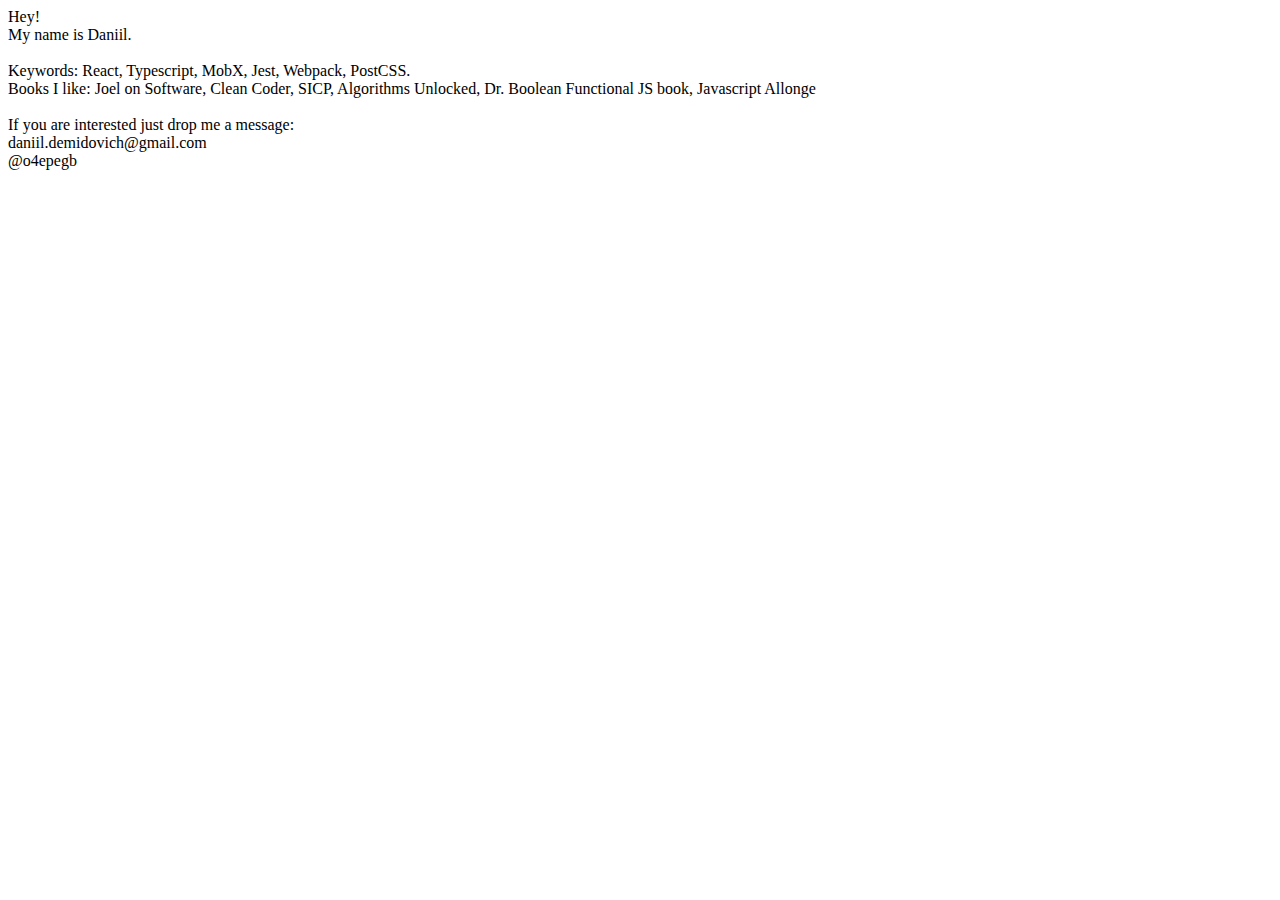
<file: index.html>
<!DOCTYPE html>
<html lang="en">
<head>
	<meta charset="UTF-8">
	<meta name="viewport" content="width=device-width, initial-scale=1.0">
	<meta http-equiv="X-UA-Compatible" content="ie=edge">
	<title>Hey</title>
</head>
<body>
	Hey! <br>
	My name is Daniil. <br>
    <br>
	Keywords: React, Typescript, MobX, Jest, Webpack, PostCSS. <br>
	Books I like: Joel on Software, Clean Coder, SICP, Algorithms Unlocked, Dr. Boolean Functional JS book, Javascript Allonge <br>
    <br>
	If you are interested just drop me a message:<br>
	daniil.demidovich@gmail.com<br>
	@o4epegb
</body>
</html>
</file>
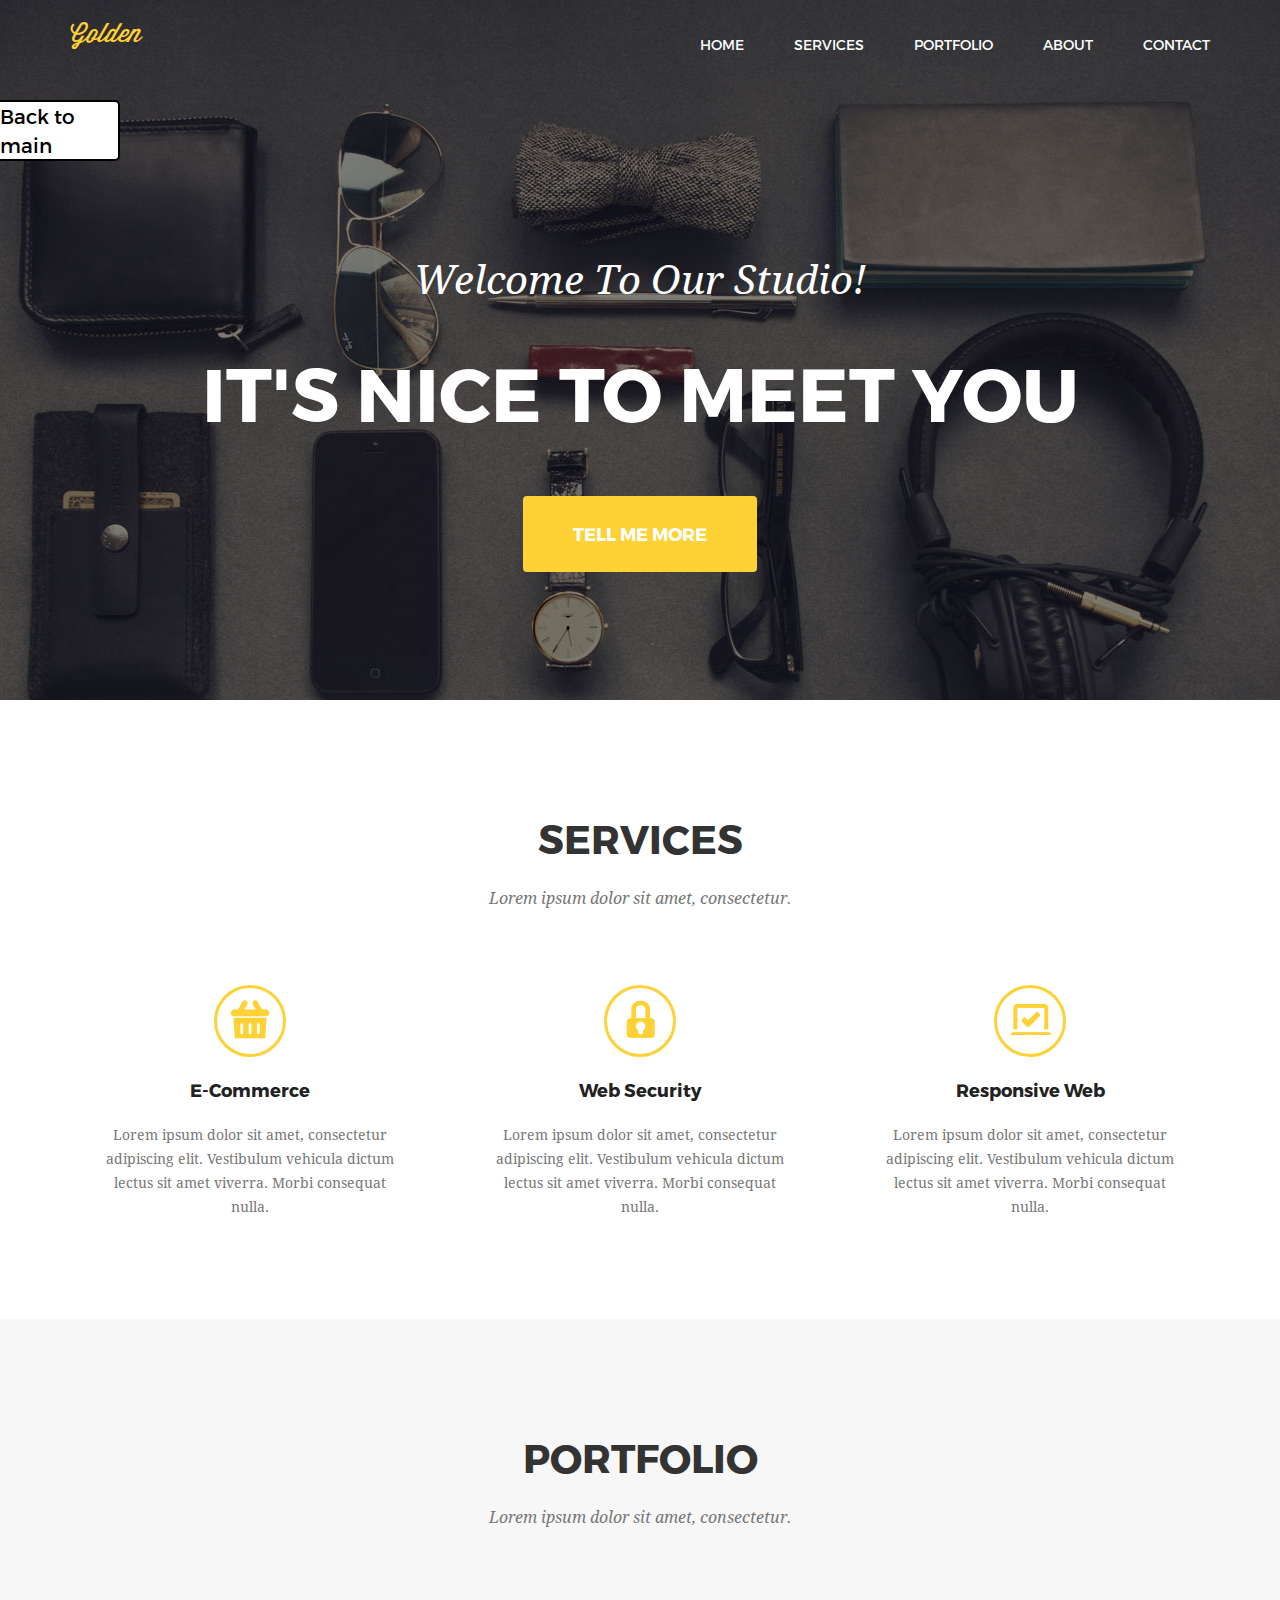
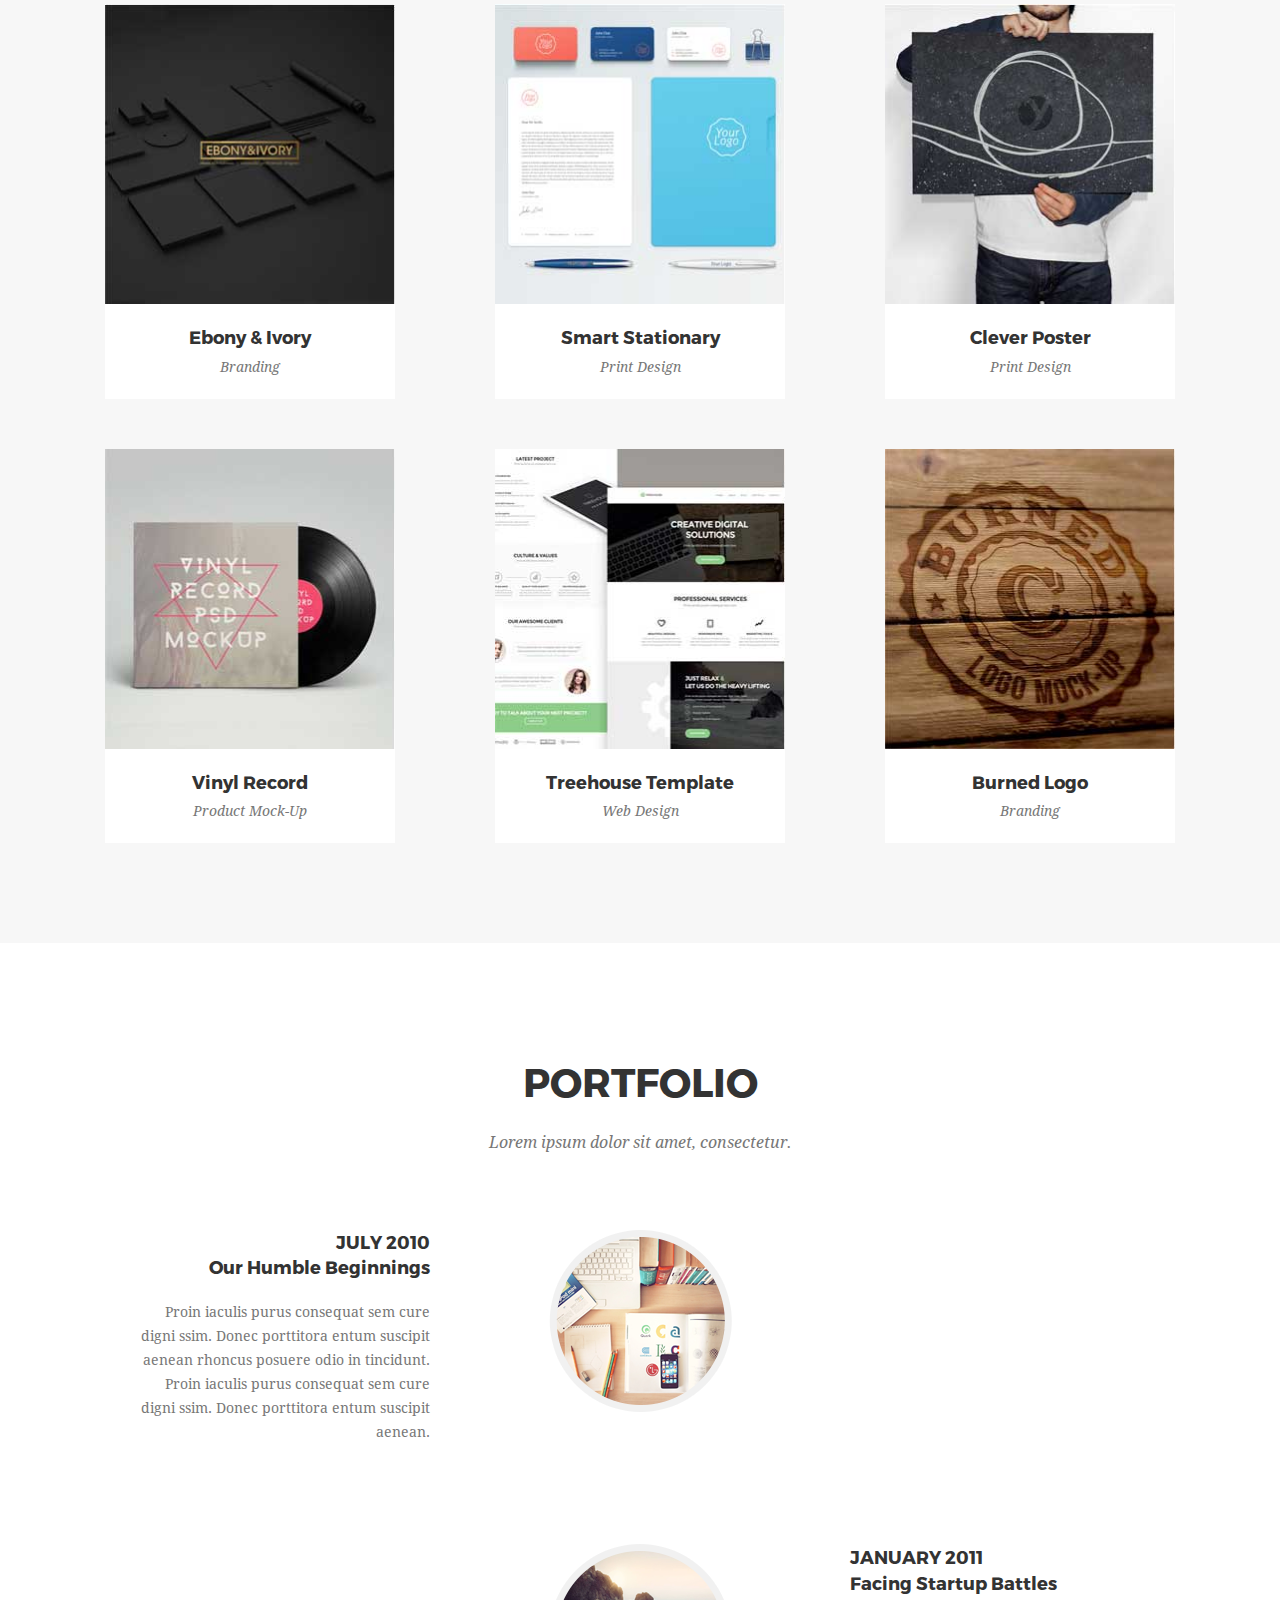
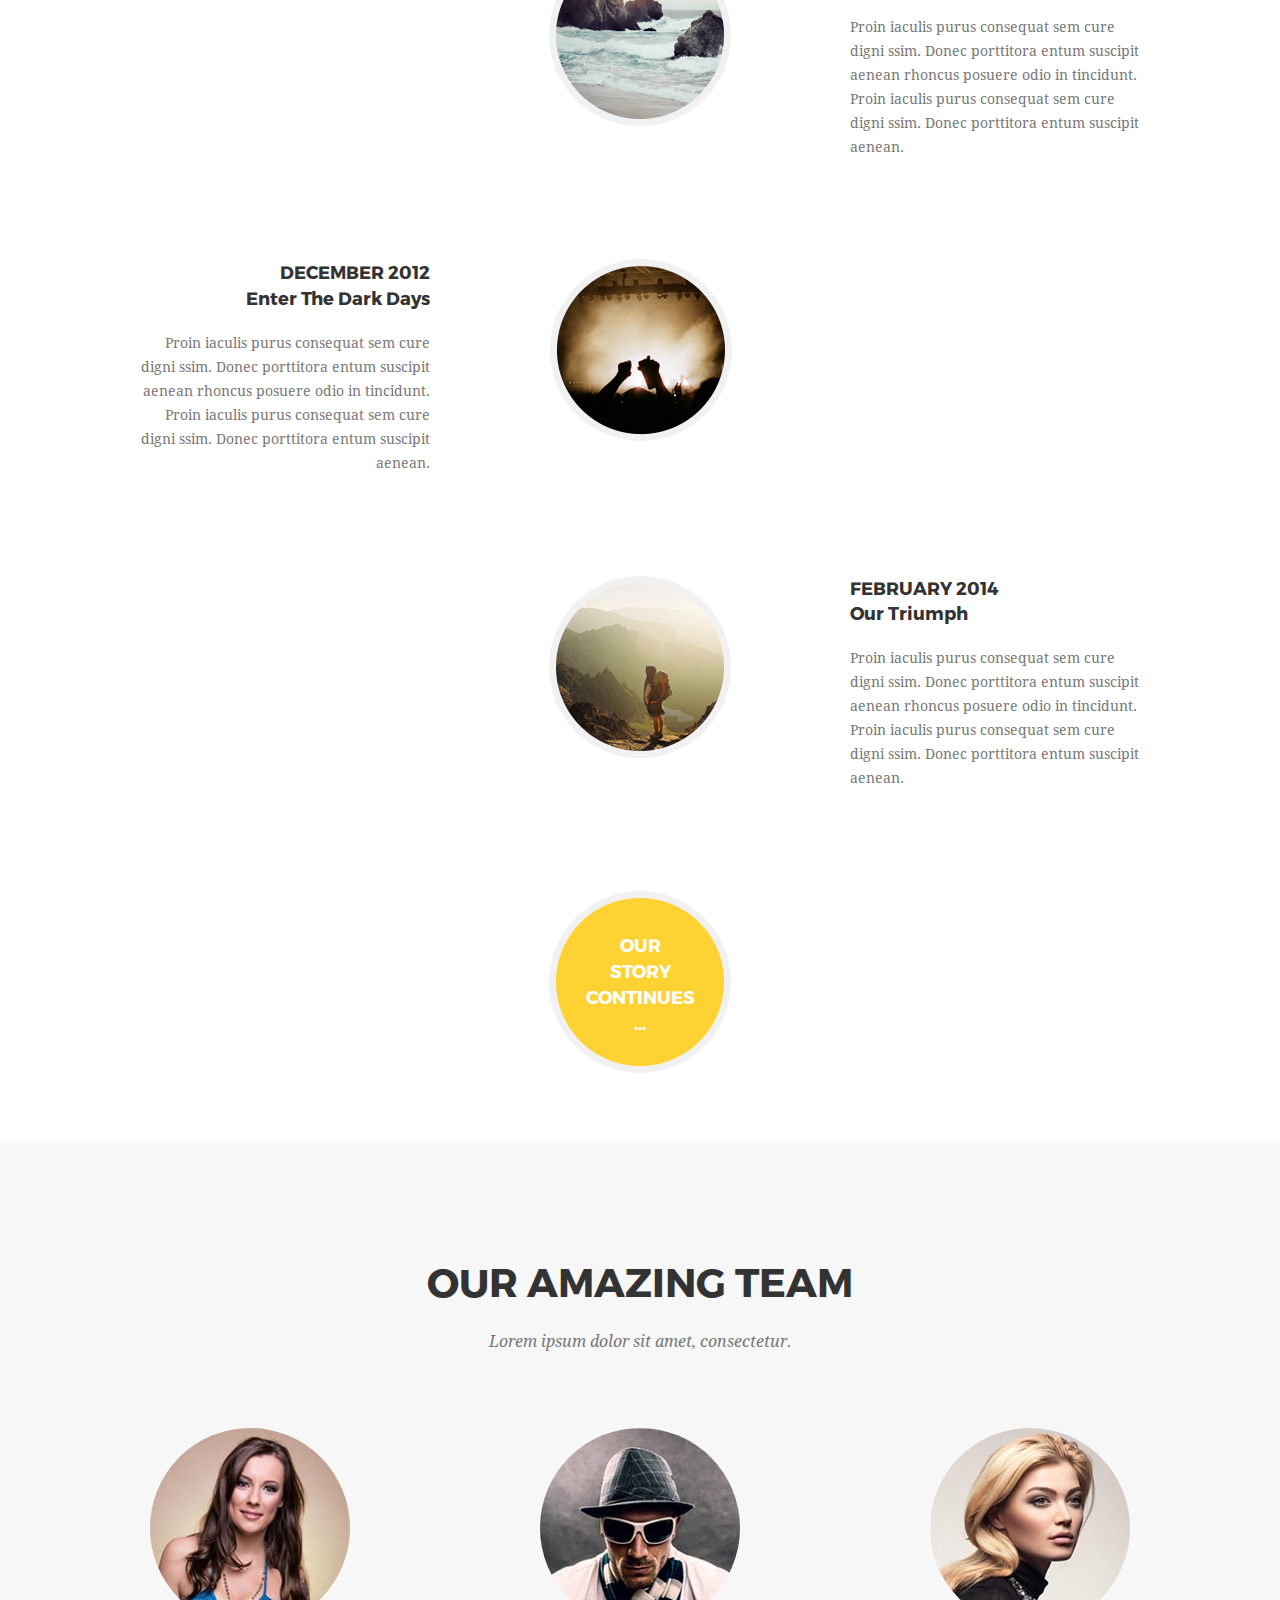
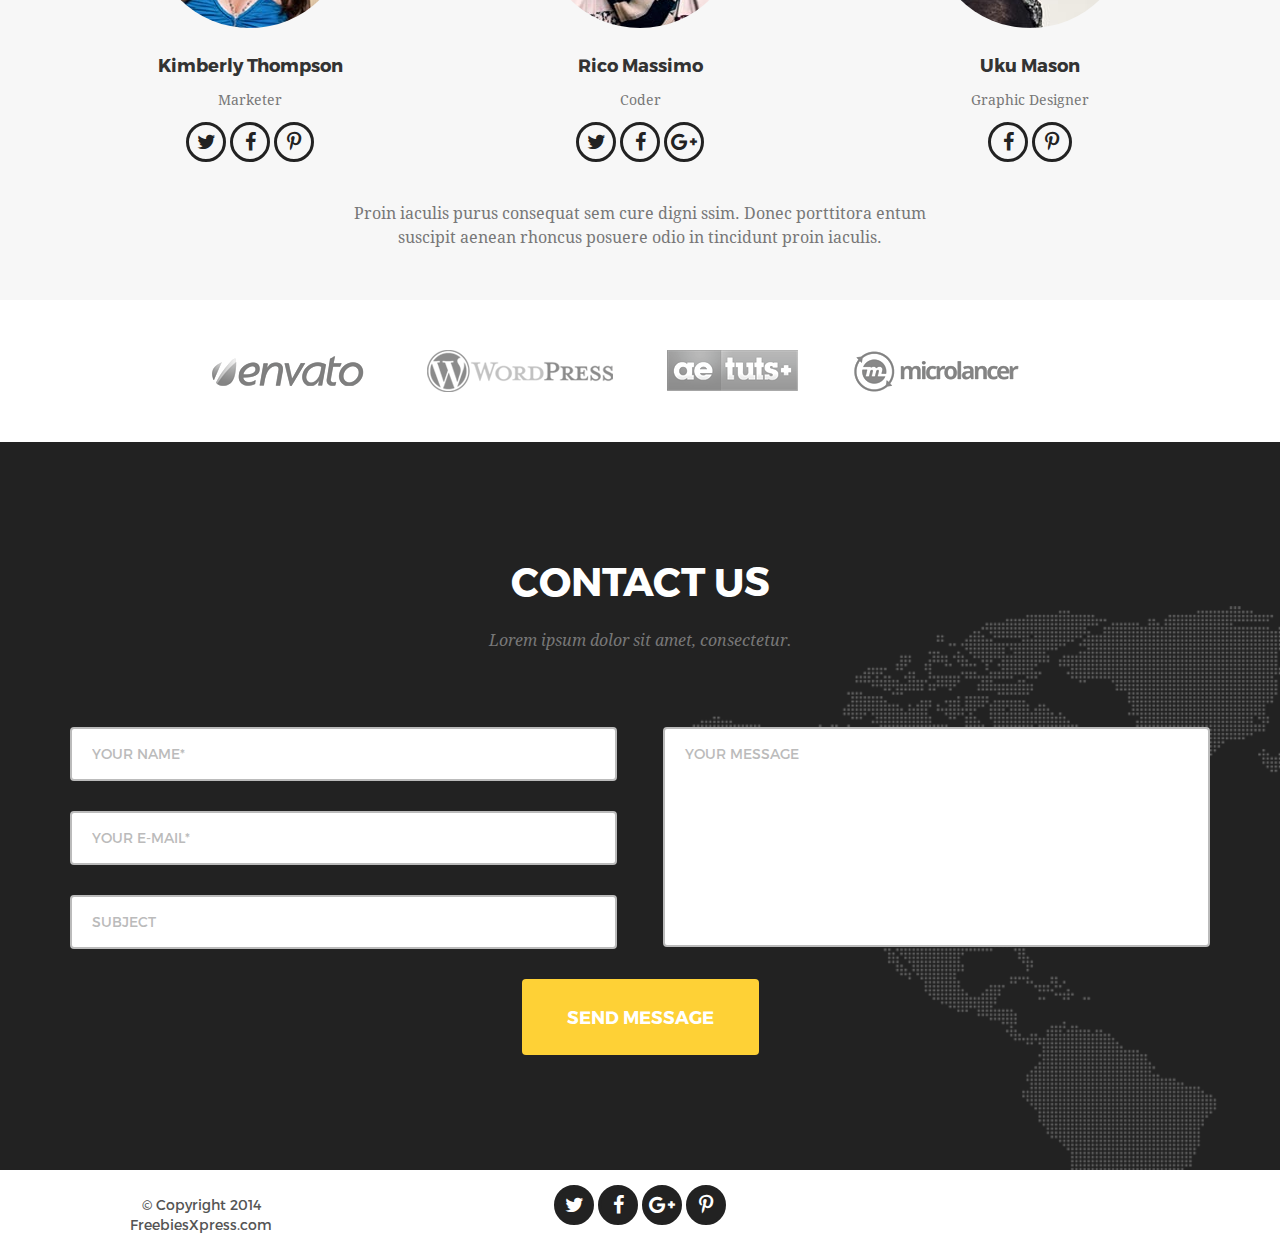
<file: Golden/index.html>
<!DOCTYPE html>
<!--[if lt IE 7]><html lang="ru" class="lt-ie9 lt-ie8 lt-ie7"><![endif]-->
<!--[if IE 7]><html lang="ru" class="lt-ie9 lt-ie8"><![endif]-->
<!--[if IE 8]><html lang="ru" class="lt-ie9"><![endif]-->
<!--[if gt IE 8]><!-->
<html lang="ru">
<!--<![endif]-->

<head>
    <meta charset="utf-8" />
    <title>Заголовок</title>
    <meta name="description" content="" />
    <meta http-equiv="X-UA-Compatible" content="IE=edge" />
    <meta name="viewport" content="width=device-width, initial-scale=1.0" />
    <link rel="shortcut icon" href="favicon.png" />
    <link rel="stylesheet" href="libs/bootstrap/bootstrap-grid-3.3.1.min.css" />
    <link rel="stylesheet" href="http://maxcdn.bootstrapcdn.com/font-awesome/4.3.0/css/font-awesome.min.css">
    <link rel="stylesheet" href="css/fonts.css" />
    <link rel="stylesheet" href="css/main.css" />
    <link rel="stylesheet" href="css/media.css" />
</head>

<body>
    <div class="top-bg">
        <div class="container">
            <div class="row">
                <div class="col-md-12">
                    <header class="top-header clearfix">
                        <h1 class="logo">Golden</h1>
                        <nav class="menu">
                            <ul>
                                <li><a href="#index.html">Home</a>
                                </li>
                                <li><a href="#index.html">Services</a>
                                </li>
                                <li><a href="#index.html">Portfolio</a>
                                </li>
                                <li><a href="#index.html">About</a>
                                </li>
                                <li><a href="#index.html">Contact</a>
                                </li>
                            </ul>
                        </nav>
                    </header>
                    <h3>Welcome to our studio!</h3>
                    <h2>It's nice to meet you</h2>
                    <button class="more">Tell me more</button>
                </div>
            </div>
        </div>
    </div>
    <main>
        <section class="services">
            <div class="container">
                <div class="row">
                    <div class="col-md-12">
                        <h3>Services</h3>
                        <p>Lorem ipsum dolor sit amet, consectetur.</p>
                        <div class="row">
                            <div class="col-md-4 col-sm-6">
                                <div class="services-item">
                                    <div class="services-icon__border clearfix">
                                        <div class="services-icon services-icon__commerce"></div>
                                    </div>
                                    <a href="#index.html">E-Commerce</a>
                                    <p>Lorem ipsum dolor sit amet, consectetur adipiscing elit. Vestibulum vehicula dictum lectus sit amet viverra. Morbi consequat nulla.</p>
                                </div>
                            </div>
                            <div class="col-md-4 col-sm-6">
                                <div class="services-item">
                                    <div class="services-icon__border">
                                        <div class="services-icon services-icon__security"></div>
                                    </div>
                                    <a href="#index.html">Web security</a>
                                    <p>Lorem ipsum dolor sit amet, consectetur adipiscing elit. Vestibulum vehicula dictum lectus sit amet viverra. Morbi consequat nulla.</p>
                                </div>
                            </div>
                            <div class="col-md-4 col-sm-12">
                                <div class="services-item">
                                    <div class="services-icon__border">
                                        <div class="services-icon services-icon__responsive"></div>
                                    </div>
                                    <a href="#index.html">Responsive web</a>
                                    <p>Lorem ipsum dolor sit amet, consectetur adipiscing elit. Vestibulum vehicula dictum lectus sit amet viverra. Morbi consequat nulla.</p>
                                </div>
                            </div>
                        </div>
                    </div>
                </div>
            </div>
        </section>
        <section class="portfolio">
            <div class="container">
                <div class="row">
                    <div class="col-md-12">
                        <h3>Portfolio</h3>
                        <p>Lorem ipsum dolor sit amet, consectetur.</p>
                        <div class="row">
                            <div class="col-md-4 col-sm-6">
                                <figure class="portfolio-item">
                                    <a href="#index.html"><img src="images/Portfolio-image1.jpg" alt="Ebony &amp; ivory" width="290" height="300">
                                    </a>
                                    <figcaption>
                                        <h4>Ebony &amp; ivory</h4>
                                        <p>Branding</p>
                                    </figcaption>
                                </figure>
                            </div>
                            <div class="col-md-4 col-sm-6">
                                <figure class="portfolio-item">
                                    <a href="#index.html"><img src="images/Portfolio-image2.jpg" alt="Smart stationary" width="290" height="300">
                                    </a>
                                    <figcaption>
                                        <h4>Smart stationary</h4>
                                        <p>Print design</p>
                                    </figcaption>
                                </figure>
                            </div>
                            <div class="col-md-4 col-sm-6">
                                <figure class="portfolio-item">
                                    <a href="#index.html"><img src="images/Portfolio-image3.jpg" alt="Clever poster" width="290" height="300">
                                    </a>
                                    <figcaption>
                                        <h4>Clever poster</h4>
                                        <p>Print design</p>
                                    </figcaption>
                                </figure>
                            </div>
                            <div class="col-md-4 col-sm-6">
                                <figure class="portfolio-item">
                                    <a href="#index.html"><img src="images/Portfolio-image4.jpg" alt="Vinyl record" width="290" height="300">
                                    </a>
                                    <figcaption>
                                        <h4>Vinyl record</h4>
                                        <p>Product mock-up</p>
                                    </figcaption>
                                </figure>
                            </div>
                            <div class="col-md-4 col-sm-6">
                                <figure class="portfolio-item">
                                    <a href="#index.html"><img src="images/Portfolio-image5.jpg" alt="Treehouse template" width="290" height="300">
                                    </a>
                                    <figcaption>
                                        <h4>Treehouse template</h4>
                                        <p>Web design</p>
                                    </figcaption>
                                </figure>
                            </div>
                            <div class="col-md-4 col-sm-6">
                                <figure class="portfolio-item">
                                    <a href="#index.html"><img src="images/Portfolio-image6.jpg" alt="Burned logo" width="290" height="300">
                                    </a>
                                    <figcaption>
                                        <h4>Burned logo</h4>
                                        <p>Branding</p>
                                    </figcaption>
                                </figure>
                            </div>
                        </div>
                    </div>
                </div>
            </div>
        </section>
        <section class="about">
            <div class="container">
                <div class="row">
                    <div class="col-md-12">
                        <h3>Portfolio</h3>
                        <p>Lorem ipsum dolor sit amet, consectetur.</p>
                        <div class="row">
                            <div class="col-md-4 col-sm-4 col-xs-12">
                                <article class="about-text clearfix">
                                    <h4>
                                        <span class="date">July 2010</span> <br>Our humble beginnings
                                    </h4>
                                    <p>
                                        Proin iaculis purus consequat sem cure digni ssim. Donec porttitora entum suscipit aenean rhoncus posuere odio in tincidunt. Proin iaculis purus consequat sem cure digni ssim. Donec porttitora entum suscipit aenean.
                                    </p>
                                </article>
                            </div>
                            <div class="col-md-4 col-sm-4 col-xs-12">
                                <article class="about-image">
                                    <img src="images/Image.png" alt="Beginnings">
                                </article>
                            </div>
                            <div class="col-md-4 col-sm-4 col-xs-12">
                            </div>
                        </div>
                        <div class="row">
                            <div class="col-md-4 col-sm-4 col-xs-12">

                            </div>
                            <div class="col-md-4 col-sm-4 col-xs-12">
                                <article class="about-image">
                                    <img src="images/About-image2.png" alt="Beginnings">
                                </article>
                            </div>
                            <div class="col-md-4 col-sm-4 col-xs-12">
                                <article class="about-text about-text__left clearfix">
                                    <h4>
                                        <span class="date">January 2011</span> <br>Facing startup Battles
                                    </h4>
                                    <p>
                                        Proin iaculis purus consequat sem cure digni ssim. Donec porttitora entum suscipit aenean rhoncus posuere odio in tincidunt. Proin iaculis purus consequat sem cure digni ssim. Donec porttitora entum suscipit aenean.
                                    </p>
                                </article>
                            </div>
                        </div>
                        <div class="row">
                            <div class="col-md-4 col-sm-4 col-xs-12">
                                <article class="about-text clearfix">
                                    <h4>
                                        <span class="date">December 2012</span> <br>Enter the dark days
                                    </h4>
                                    <p>
                                        Proin iaculis purus consequat sem cure digni ssim. Donec porttitora entum suscipit aenean rhoncus posuere odio in tincidunt. Proin iaculis purus consequat sem cure digni ssim. Donec porttitora entum suscipit aenean.
                                    </p>
                                </article>
                            </div>
                            <div class="col-md-4 col-sm-4 col-xs-12">
                                <article class="about-image">
                                    <img src="images/About-image3.png" alt="Beginnings">
                                </article>
                            </div>
                            <div class="col-md-4 col-sm-4 col-xs-12">
                            </div>
                        </div>
                        <div class="row">
                            <div class="col-md-4 col-sm-4 col-xs-12">

                            </div>
                            <div class="col-md-4 col-sm-4 col-xs-12">
                                <article class="about-image">
                                    <img src="images/About-image4.png" alt="Beginnings">
                                </article>
                            </div>
                            <div class="col-md-4 col-sm-4 col-xs-12">
                                <article class="about-text about-text__left clearfix">
                                    <h4>
                                        <span class="date">February 2014</span> <br>Our triumph
                                    </h4>
                                    <p>
                                        Proin iaculis purus consequat sem cure digni ssim. Donec porttitora entum suscipit aenean rhoncus posuere odio in tincidunt. Proin iaculis purus consequat sem cure digni ssim. Donec porttitora entum suscipit aenean.
                                    </p>
                                </article>
                            </div>
                        </div>
                        <div class="row">
                            <div class="col-md-12">
                                <article class="about-image">
                                    <img src="images/About-image5.png" alt="Beginnings">
                                    <h4 class="about-image__text">Our <br>story <br>continues <br>...</h4>
                                </article>
                            </div>
                        </div>
                    </div>
                </div>
            </div>
        </section>
        <section class="team">
            <div class="container">
                <div class="row">
                    <div class="col-md-12">
                        <h3>Our amazing team</h3>
                        <p>Lorem ipsum dolor sit amet, consectetur.</p>
                        <div class="row">
                            <div class="col-md-4 col-sm-6">
                                <div class="team-item">
                                    <img class="team-item__photo" src="images/team-member1.jpg" alt="">
                                    <h4>Kimberly Thompson</h4>
                                    <p>Marketer</p>
                                    <div class="team-social-icons">
                                        <a class="twitter-icon" href="#index.html"><i class="fa fa-twitter"></i></a>
                                        <a class="facebook-icon" href="#index.html"><i class="fa fa-facebook"></i></a>
                                        <a class="pinterest-icon" href="#index.html"><i class="fa fa-pinterest-p"></i></a>
                                    </div>
                                </div>
                            </div>
                            <div class="col-md-4 col-sm-6">
                                <div class="team-item">
                                    <img class="team-item__photo" src="images/team-member2.jpg" alt="">
                                    <h4>Rico Massimo</h4>
                                    <p>Coder</p>
                                    <div class="team-social-icons">
                                        <a class="twitter-icon" href="#index.html"><i class="fa fa-twitter"></i></a>
                                        <a class="facebook-icon" href="#index.html"><i class="fa fa-facebook"></i></a>
                                        <a class="google-icon" href="#index.html"><i class="fa fa-google-plus"></i></a>
                                    </div>
                                </div>
                            </div>
                            <div class="col-md-4 col-sm-12">
                                <div class="team-item">
                                    <img class="team-item__photo" src="images/team-member3.jpg" alt="">
                                    <h4>Uku Mason</h4>
                                    <p>Graphic Designer</p>
                                    <div class="team-social-icons">
                                        <a class="facebook-icon" href="#index.html"><i class="fa fa-facebook"></i></a>
                                        <a class="pinterest-icon" href="#index.html"><i class="fa fa-pinterest-p"></i></a>
                                    </div>
                                </div>
                            </div>
                        </div>
                        <p class="team-info">Proin iaculis purus consequat sem cure digni ssim. Donec porttitora entum suscipit aenean rhoncus posuere odio in tincidunt proin iaculis.</p>
                    </div>
                </div>
            </div>
        </section>
        <section class="partners">
            <div class="container">
                <div class="row">
                    <div class="col-md-12">
                        <a href="#index.html"><img src="images/Envato.png" alt="Envato">
                        </a>
                        <a href="#index.html"><img src="images/WordPress.png" alt="WordPress">
                        </a>
                        <a href="#index.html"><img src="images/Tuts+.png" alt="AETuts">
                        </a>
                        <a href="#index.html"><img src="images/Microlancer-copy.png" alt="Microlancer">
                        </a>
                    </div>
                </div>
            </div>
        </section>
        <section class="contact">
            <div class="container">
                <div class="row">
                    <div class="col-md-12">
                        <h3>Contact us</h3>
                        <p>Lorem ipsum dolor sit amet, consectetur.</p>
                        <form id="contactus" name="ContactUs">
                            <div class="clearfix">
                                <div class="inputs">
                                    <input type="text" required name="name" placeholder="Your Name*">
                                    <input type="email" required name="email" placeholder="Your E-mail*">
                                    <input type="text" name="subject" placeholder="Subject">
                                </div>
                                <textarea name="text" id="text" cols="0" rows="0" placeholder="Your Message"></textarea>
                            </div>
                            <input type="submit" value="Send message">
                        </form>
                    </div>
                </div>
            </div>
        </section>
    </main>
    <div class="container">
        <div class="row">
            <div class="col-md-12">
                <footer class="bottom-footer">
                    <div class="row">
                        <div class="col-md-3">
                            <p>© Copyright 2014 FreebiesXpress.com</p>
                        </div>
                    
                    <div class="col-md-6">
                        <div class="team-social-icons">
                            <a class="twitter-icon" href="#index.html"><i class="fa fa-twitter"></i></a>
                            <a class="facebook-icon" href="#index.html"><i class="fa fa-facebook"></i></a>
                            <a class="google-icon" href="#index.html"><i class="fa fa-google-plus"></i></a>
                            <a class="pinterest-icon" href="#index.html"><i class="fa fa-pinterest-p"></i></a>
                        </div>
                    </div>
                    </div>
                </footer>
            </div>
        </div>
    </div>
    <!--[if lt IE 9]>
	<script src="libs/html5shiv/es5-shim.min.js"></script>
	<script src="libs/html5shiv/html5shiv.min.js"></script>
	<script src="libs/html5shiv/html5shiv-printshiv.min.js"></script>
	<script src="libs/respond/respond.min.js"></script>
	<![endif]-->
    <script src="libs/jquery/jquery-1.11.1.min.js"></script>
    <script src="js/backbtn.min.js"></script>
    <script src="js/common.js"></script>
</body>

</html>
</file>
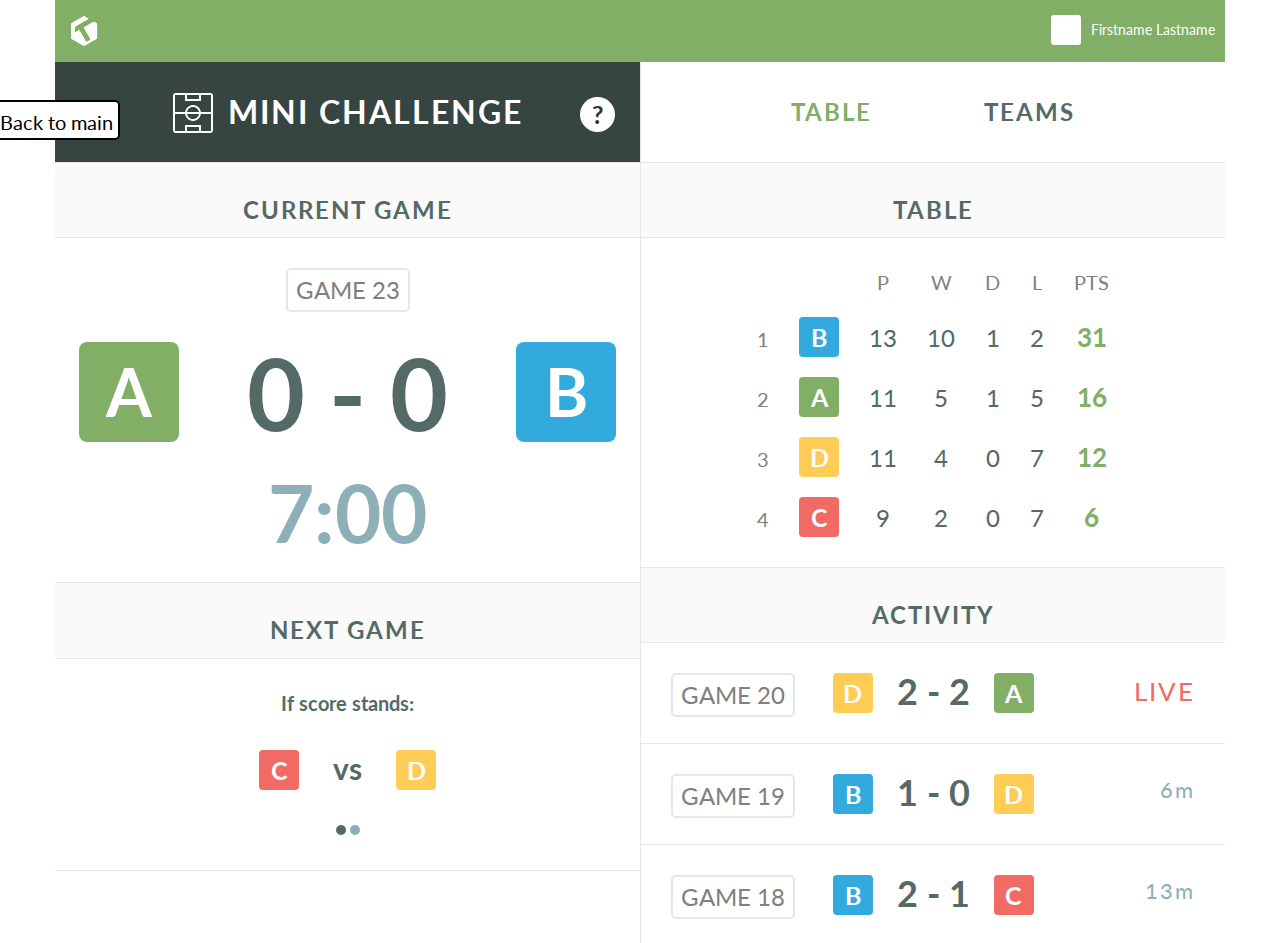
<file: TestTask/index.html>
<!DOCTYPE html>
<!--[if lt IE 7]><html lang="ru" class="lt-ie9 lt-ie8 lt-ie7"><![endif]-->
<!--[if IE 7]><html lang="ru" class="lt-ie9 lt-ie8"><![endif]-->
<!--[if IE 8]><html lang="ru" class="lt-ie9"><![endif]-->
<!--[if gt IE 8]><!-->
<html lang="ru">
<!--<![endif]-->

<head>
	<meta charset="UTF-8" />
	<title>My projects</title>
	<meta name="description" content="" />
	<meta http-equiv="X-UA-Compatible" content="IE=edge" />
	<meta name="viewport" content="width=device-width, initial-scale=1.0" />
	<link rel="shortcut icon" href="favicon.png" />
	<link rel="stylesheet" href="//maxcdn.bootstrapcdn.com/font-awesome/4.3.0/css/font-awesome.min.css">
	<link href='http://fonts.googleapis.com/css?family=Nunito:400,300,700' rel='stylesheet'>
	<link href='http://fonts.googleapis.com/css?family=Lato:300,400,700' rel='stylesheet' type='text/css'>
	<link rel="stylesheet" href="libs/bootstrap-grid-3.3.1.min.css" />
	<link rel="stylesheet" href="css/fonts.css" />
	<link rel="stylesheet" href="css/main.css" />
	<link rel="stylesheet" href="css/media.css" />
</head>

<body>
	<header>
		<div class="container">
			<div class="row">
				<div class="col-md-12">
					<div class="top-header clearfix">
						<img src="img/top-logo.png" alt="logo">
						<p>Firstname Lastname</p>
						<div class="avatar"></div>
					</div>
				</div>
			</div>
		</div>
	</header>
	<main>
		<div class="container">
			<div class="row">
				<div class="col-md-6">
					<div class="column-left">
						<header class="game-name clearfix">
							<img src="img/field-logo.png" alt="field-logo">
							<h1>Mini Challenge</h1>
							<div class="game-name__help">?</div>
						</header>
						<section class="game-current">
							<header class="game-state__header section-header clearfix">
								<h2>Current Game</h2>
							</header>
							<div class="game-info section-content">
								<div class="game-number">Game 23</div>
								<div class="score-wrapper">
									<div class="team-icon team-green team-icon--big">A</div>
									<div class="game-score">0 - 0</div>
									<div class="team-icon team-blue team-icon--big">B</div>
								</div>
								<div class="game-time-remaining">7:00</div>
							</div>
						</section>
						<section class="game-next">
							<header class="game-next__header section-header clearfix">
								<h2>Next Game</h2>
							</header>
							<div class="game-next-info section-content">
								<div class="game-next-score">If score stands:</div>
								<div class="game-next-opponents">
									<div class="team-icon team-red">C</div>
									<div class="versus">vs</div>
									<div class="team-icon team-yellow">D</div>
								</div>
								<div class="game-next-dots dot-active"></div>
								<div class="game-next-dots"></div>
							</div>
						</section>
					</div>
				</div>
				<div class="col-md-6">
					<div class="column-right">
						<header class="table-teams">
							<button class="button-table button-active">Table</button>
							<button class="button-teams">Teams</button>
						</header>
						<section class="table">
							<header class="table-section-header section-header clearfix">
								<h2>Table</h2>
							</header>
							<div class="table-content section-content">
								<div class="table-body">
									<div class="table-header">
										<div class="table-cell"></div>
										<div class="table-cell"></div>
										<div class="table-cell">P</div>
										<div class="table-cell">W</div>
										<div class="table-cell">D</div>
										<div class="table-cell">L</div>
										<div class="table-cell">PTS</div>
									</div>
									<div class="table-row">
										<div class="table-cell">1</div>
										<div class="table-cell"><div class="team-icon team-blue">B</div></div>
										<div class="table-cell">13</div>
										<div class="table-cell">10</div>
										<div class="table-cell">1</div>
										<div class="table-cell">2</div>
										<div class="table-cell">31</div>
									</div>
									<div class="table-row">
										<div class="table-cell">2</div>
										<div class="table-cell"><div class="team-icon team-green">A</div></div>
										<div class="table-cell">11</div>
										<div class="table-cell">5</div>
										<div class="table-cell">1</div>
										<div class="table-cell">5</div>
										<div class="table-cell">16</div>
									</div>
									<div class="table-row">
										<div class="table-cell">3</div>
										<div class="table-cell"><div class="team-icon team-yellow">D</div></div>
										<div class="table-cell">11</div>
										<div class="table-cell">4</div>
										<div class="table-cell">0</div>
										<div class="table-cell">7</div>
										<div class="table-cell">12</div>
									</div>
									<div class="table-row">
										<div class="table-cell">4</div>
										<div class="table-cell"><div class="team-icon team-red">C</div></div>
										<div class="table-cell">9</div>
										<div class="table-cell">2</div>
										<div class="table-cell">0</div>
										<div class="table-cell">7</div>
										<div class="table-cell">6</div>
									</div>
								</div>
							</div>
						</section>
						<section class="activity">
							<header class="activity-header section-header clearfix">
								<h2>Activity</h2>
							</header>
							<div class="activity-wrapper">
								<div class="activity-item">
									<div class="game-number">Game 20</div>
									<div class="game-next-opponents clearfix">
										<div class="team-icon team-yellow">D</div>
										<div class="activity-score">2 - 2</div>
										<div class="team-icon team-green">A</div>
									</div>
									<div class="activity-status status-live">Live</div>
								</div>
								<div class="activity-item">
									<div class="game-number">Game 19</div>
									<div class="game-next-opponents clearfix">
										<div class="team-icon team-blue">B</div>
										<div class="activity-score">1 - 0</div>
										<div class="team-icon team-yellow">D</div>
									</div>
									<div class="activity-status">6m</div>
								</div>
								<div class="activity-item">
									<div class="game-number">Game 18</div>
									<div class="game-next-opponents clearfix">
										<div class="team-icon team-blue">B</div>
										<div class="activity-score">2 - 1</div>
										<div class="team-icon team-red">C</div>
									</div>
									<div class="activity-status">13m</div>
								</div>
								<div class="activity-item">
									<div class="game-number">Game 17</div>
									<div class="game-next-opponents clearfix">
										<div class="team-icon team-red">C</div>
										<div class="activity-score">3 - 2</div>
										<div class="team-icon team-green">A</div>
									</div>
									<div class="activity-status">20m</div>
								</div>
							</div>
						</section>
					</div>
				</div>
			</div>
		</div>
	</main>
	<!--[if lt IE 9]>
	<script src="libs/html5shiv/es5-shim.min.js"></script>
	<script src="libs/html5shiv/html5shiv.min.js"></script>
	<script src="libs/html5shiv/html5shiv-printshiv.min.js"></script>
	<script src="libs/html5shiv/respond.min.js"></script>
	<![endif]-->
	<script src="libs/jquery.min.js"></script>
	<script src="js/backbtn.min.js"></script>
	<script src="js/common.min.js"></script>
</body>

</html>
</file>
<file: Golden/css/fonts.css>
@font-face {
	font-family: "WisdomScript";
	src: url("../fonts/WisdomScript/WisdomScript.otf");
	font-style: normal;
	font-weight: normal;
}

@font-face {
	font-family: "MontserratBold";
	src: url("../fonts/Montserrat/MontserratBold.otf");
	font-style: normal;
	font-weight: normal;
}

@font-face {
	font-family: "MontserratRegular";
	src: url("../fonts/Montserrat/MontserratRegular.otf");
	font-style: normal;
	font-weight: normal;
}

@font-face {
	font-family: "DroidSerif";
	src: url("../fonts/DroidSerif/DroidSerif.ttf");
	font-style: normal;
	font-weight: normal;
}

@font-face {
	font-family: "DroidSerifBold";
	src: url("../fonts/DroidSerif/DroidSerifBold.ttf");
	font-style: normal;
	font-weight: normal;
}

@font-face {
	font-family: "DroidSerifBoldItalic";
	src: url("../fonts/DroidSerif/DroidSerifBoldItalic.ttf");
	font-style: normal;
	font-weight: normal;
}

@font-face {
	font-family: "DroidSerifItalic";
	src: url("../fonts/DroidSerif/DroidSerifItalic.ttf");
	font-style: normal;
	font-weight: normal;
}
</file>
<file: Golden/css/main.css>
*::-webkit-input-placeholder {
    color: #BBB;
    opacity: 1;
    text-transform: uppercase;
}

*:-moz-placeholder {
    color: #BBB;
    opacity: 1;
    text-transform: uppercase;
}

*::-moz-placeholder {
    color: #6BBB66;
    opacity: 1;
    text-transform: uppercase;
}

*:-ms-input-placeholder {
    color: #BBB;
    opacity: 1;
    text-transform: uppercase;
}

body input:focus:required:invalid,
body textarea:focus:required:invalid {
    border: 2px #d14747 solid;
}

body input:required:valid,
body textarea:required:valid {
    border: 2px #47d15c solid;
}

body {
    font-family: "MontserratRegular", sans-serif;
    font-size: 14px;
}

.top-bg {
    background-image: url(../images/top-bg.jpg);
    background-repeat: no-repeat;
    background-position: center bottom;
    background-size: cover;
    width: 100%;
    min-height: 700px;
    text-align: center;
}

.top-header {}

.logo {
    font-family: "WisdomScript";
    color: #fed136;
    font-size: 26px;
    float: left;
    font-weight: normal;
}

.menu {
    float: right;
    font-size: 0;
    margin-top: 35px;
}

.menu ul {
    padding: 0;
}

.menu li {
    display: inline-block;
    font-size: 14px;
    margin-right: 50px;
}

.menu li:last-of-type {
    margin-right: 0;
}

.menu a {
    color: #fff;
    text-transform: uppercase;
}

.menu a:hover {
    color: #fed136;
}

.menu a:active {
    color: #2eb4c6;
}

.top-bg h3 {
    color: #fff;
    font-family: "DroidSerifItalic";
    font-size: 40px;
    font-weight: normal;
    margin-top: 180px;
    margin-bottom: 0;
    text-transform: capitalize;
}

.top-bg h2 {
    color: #fff;
    font-family: "MontserratBold";
    font-size: 75px;
    font-weight: normal;
    text-transform: uppercase;
    margin-top: 30px;
    margin-bottom: 50px;
}

.more {
    color: #fff;
    font-family: "MontserratBold";
    font-size: 18px;
    font-weight: normal;
    text-transform: uppercase;
    background-color: #fed136;
    padding: 25px 50px;
    border-radius: 4px;
    border: none;
}

.more:hover {
    background-color: #e2b620;
}

.more:active {
    background-color: #ffc600;
}

.services {
    text-align: center;
    min-height: 570px;
    padding-bottom: 50px;
}

main h3 {
    font-family: "MontserratBold";
    font-size: 40px;
    margin-top: 110px;
    margin-bottom: 20px;
    text-transform: uppercase;
}

main h4 {
    font-family: "MontserratBold";
    font-size: 18px;
    text-transform: capitalize;
}

main p {
    font-family: "DroidSerifItalic";
    font-size: 16px;
    color: #777;
    margin-bottom: 74px;
    line-height: 24px
}

.services-item {
    margin-bottom: 50px;
}

.services-icon__border {
    height: 72px;
    width: 72px;
    border-radius: 50%;
    border: 3px solid #fed136;
    margin: auto;
    margin-bottom: 20px;
}

.services-icon {
    background-image: url(../images/sprites.png);
    background-repeat: no-repeat;
    margin: auto;
    margin-top: 12px;
}

.services-icon__commerce {
    background-position: 0 -108px;
    width: 40px;
    height: 39px;
}

.services-icon__security {
    background-position: -212px -109px;
    width: 29px;
    height: 38px;
}

.services-icon__responsive {
    background-position: -98px -109px;
    width: 41px;
    height: 35px;
}

.services-item p {
    font-family: "DroidSerif";
    font-size: 14px;
    display: block;
    max-width: 300px;
    margin: auto;
    margin-top: 20px;
}

.services-item a {
    color: #222;
    font-family: "MontserratBold";
    font-size: 18px;
    text-transform: capitalize;
}

.services-item a:hover {
    color: #fed136;
}


.portfolio {
    text-align: center;
    background-color: #f7f7f7;
    padding-bottom: 50px;
}

.portfolio figure {
    padding-bottom: 50px;
    display: table;
    margin: auto;
}

.portfolio figcaption {
    background-color: #fff;
    margin: auto;
    margin-top: 0;
    display: table-row;
    max-width: 290px
}

.portfolio figcaption h4 {
    margin-bottom: 5px;
    margin-top: 20px;
}

.portfolio figcaption p {
    margin-bottom: 20px;
    margin-top: 0;
    font-size: 14px;
    text-transform: capitalize;
}

.portfolio img {
    max-width: 100%;
    display: table-row;
    /* height: auto; */
}

.portfolio-item:hover img {
    outline: 2px solid #fed136;
}

.about h3,
.about p {
    text-align: center;
}

h4 .date {
    text-transform: uppercase;
}

.about-text h4,
.about-text p {
    text-align: right;
    margin: 0;
    float: right;
}

.about-text__left h4,
.about-text__left p {
    text-align: left;
    float: left;
}

.about-text {
    margin-bottom: 100px;
}

.about-text p {
    margin-top: 20px;
    font-size: 14px;
    font-family: "DroidSerif";
    max-width: 300px;
}

.about-image img {
    max-width: 100%;
    height: auto;
    display: block;
    margin: auto;
    margin-bottom: 70px;
}

.about-image {
    position: relative;
}

.about-image__text {
    position: absolute;
    display: block;
    top: 10%;
    left: 50%;
    transform: translateX(-50%);
    text-align: center;
    text-transform: uppercase;
    color: #fff;
}

.team {
    text-align: center;
    background-color: #f7f7f7;
    padding-bottom: 50px;
}

.team-item {
    margin-bottom: 40px;
}

.team-item__photo {
    border-radius: 50%;
    margin: auto;
    max-width: 100%;
    height: auto;
}

.team-item h4 {
    margin-bottom: 10px;
}

.team-item p {
    margin: 0;
    font-family: "DroidSerif";
    font-size: 14px;
}

.team-social-icons {
    margin-top: 10px;
}

.team-social-icons a {
    display: block;
    width: 40px;
    height: 40px;
    border: 3px #222 solid;
    border-radius: 50%;
    color: #222;
    display: inline-block;
    font-size: 20px;
    padding-top: 2px;
}

.team-social-icons a:hover {
    color: #fff;
}

.team-social-icons .twitter-icon:hover {
    background-color: #00ACED;
    border-color: #00ACED;
}

.team-social-icons .facebook-icon:hover {
    background-color: #3B5998;
    border-color: #3B5998;
}

.team-social-icons .pinterest-icon:hover {
    background-color: #CB2028;
    border-color: #CB2028;
}

.team-social-icons .google-icon:hover {
    background-color: #D95232;
    border-color: #D95232;
}

.team-info {
    max-width: 600px;
    margin: auto;
    font-family: "DroidSerif";
}

.partners {
    text-align: center;
    background-color: #fff;
    padding-bottom: 50px;
}

.partners img {
    margin-top: 50px;
    padding-right: 50px;
}

.partners a {
    display: inline-block;
    vertical-align: middle;
    margin: auto;
}

.contact {
    text-align: center;
    background-color: #222;
    padding-bottom: 115px;
    background-image: url(../images/Map-Image.png);
    background-repeat: no-repeat;
    background-position: right 200%;
}

.contact h3 {
    color: #fff
}

form .inputs {
    float: left;
    width: 48%;
}

textarea {
    float: right;
    width: 48%;
    height: 220px;
    resize: none;
}

.inputs input {
    display: block;
    width: 100%;
}

.inputs input,
textarea {
    background-color: #fff;
    border-radius: 4px;
    box-shadow: none;
    border: 2px #bbb solid;
    margin-bottom: 30px;
    padding: 15px 20px;
    color: #222;
}

input[type="submit"] {
    background-color: #fed136;
    color: #fff;
    text-transform: uppercase;
    font-family: "MontserratBold";
    font-size: 18px;
    font-weight: normal;
    padding: 25px 45px;
    border-radius: 4px;
    border: none;
}

input[type="submit"]:hover {
    background-color: #e2b620;
}

input[type="submit"]:active {
    background-color: #ffc600;
}

.bottom-footer p {
    font-size: 14px;
    font-family: "MontserratRegular";
    color: #555;
    margin-top: 25px;
    text-align: center;
}

.bottom-footer .team-social-icons {
    text-align: center;
    margin: 15px auto 30px auto;
}

.bottom-footer .team-social-icons a {
    background-color: #222;
    color: #fff;
}
</file>
<file: Golden/css/media.css>
/*==========  Desktop First Method  ==========*/
/* Large Devices, Wide Screens */

@media only screen and (max-width: 1200px) {}
/* Medium Devices, Desktops */

@media only screen and (max-width: 992px) {}
/* Small Devices, Tablets */

@media only screen and (max-width: 768px) {
    .top-bg h3 {
        font-size: 20px;
    }
    .top-bg h2 {
        font-size: 50px;
    }
    .about-text h4,
    .about-text p {
        text-align: center;
    }
    .about-text h4 {
        float: none;
    }
    .about-text p {
        float: none;
        margin: auto;
        margin-top: 20px;
    }
}
/* Extra Small Devices, Phones */

@media only screen and (max-width: 480px) {
    .top-bg h3 {
        font-size: 20px;
        margin-top: 120px;
    }
    .top-bg h2 {
        font-size: 50px;
        margin-top: 15px;
        margin-bottom: 25px;
    }
    .partners img {
        padding-right: 0;
    }
    .menu li {
    margin-right: 10px;
}
}
/* Custom, iPhone Retina */

@media only screen and (max-width: 320px) {}
/*==========  Mobile First Method  ==========*/
/* Custom, iPhone Retina */

@media only screen and (min-width: 320px) {}
/* Extra Small Devices, Phones */

@media only screen and (min-width: 480px) {}
/* Small Devices, Tablets */

@media only screen and (min-width: 768px) {}
/* Medium Devices, Desktops */

@media only screen and (min-width: 992px) {}
/* Large Devices, Wide Screens */

@media only screen and (min-width: 1200px) {}
</file>
<file: TestTask/css/fonts.css>
@font-face{font-family:"RobotoRegular";src:url("../fonts/RobotoRegular/RobotoRegular.eot");src:url("../fonts/RobotoRegular/RobotoRegular.eot?#iefix") format("embedded-opentype"),url("../fonts/RobotoRegular/RobotoRegular.woff") format("woff"),url("../fonts/RobotoRegular/RobotoRegular.ttf") format("truetype");font-style:normal;font-weight:normal}@font-face{font-family:"RobotoLight";src:url("../fonts/RobotoLight/RobotoLight.eot");src:url("../fonts/RobotoLight/RobotoLight.eot?#iefix") format("embedded-opentype"),url("../fonts/RobotoLight/RobotoLight.woff") format("woff"),url("../fonts/RobotoLight/RobotoLight.ttf") format("truetype");font-style:normal;font-weight:normal}@font-face{font-family:"RobotoMedium";src:url("../fonts/RobotoMedium/RobotoMedium.eot");src:url("../fonts/RobotoMedium/RobotoMedium.eot?#iefix") format("embedded-opentype"),url("../fonts/RobotoMedium/RobotoMedium.woff") format("woff"),url("../fonts/RobotoMedium/RobotoMedium.ttf") format("truetype");font-style:normal;font-weight:normal}@font-face{font-family:"RobotoBold";src:url("../fonts/RobotoBold/RobotoBold.eot");src:url("../fonts/RobotoBold/RobotoBold.eot?#iefix") format("embedded-opentype"),url("../fonts/RobotoBold/RobotoBold.woff") format("woff"),url("../fonts/RobotoBold/RobotoBold.ttf") format("truetype");font-style:normal;font-weight:normal}
</file>
<file: TestTask/css/main.css>
[class^="col-"]{padding-left:0;padding-right:0}body{font-family:'Lato',sans-serif}.top-header{background-color:#80af65}.top-header img{float:left;margin:15px}.top-header p{margin:0;float:right;margin-top:20px;margin-right:10px;color:#fff}.avatar{height:30px;width:30px;background-color:#fff;border-radius:3px;display:inline-block;float:right;margin-top:15px;margin-right:10px}.column-left,.column-right{background-color:#fafafa}.column-right{border-left:1px solid #e6e6e6}.game-name{background-color:#364442;text-align:center;position:relative;border-bottom:1px solid #e6e6e6}.game-name img{display:inline-block;margin-top:-15px;margin-right:10px}.game-name h1{display:inline-block;color:#fff;font-size:32px;text-transform:uppercase;line-height:100px;margin:0;letter-spacing:2px}.game-name .game-name__help{position:absolute;top:35px;right:25px;width:35px;height:35px;border-radius:50%;background-color:#fff;font-size:25px;font-weight:bold;cursor:pointer}.section-header{background-color:#fafafa;border-bottom:1px solid #e6e6e6;padding-top:30px;padding-bottom:10px;letter-spacing:2px}.section-header h2{text-transform:uppercase;font-size:24px;color:#546a67;margin:0;text-align:center}.section-content{text-align:center;background-color:#fff;padding-top:30px;padding-bottom:30px;border-bottom:1px solid #e6e6e6}.game-number{text-transform:uppercase;font-size:24px;line-height:24px;color:#808080;border:2px solid #e6e6e6;display:inline-block;border-radius:5px;padding:8px}.score-wrapper{margin:30px 0}.team-icon{width:40px;height:40px;text-align:center;border-radius:4px;color:#fff;font-weight:bold;font-size:25px;line-height:40px}.team-icon--big{width:100px;height:100px;font-size:66px;line-height:100px;display:inline-block;vertical-align:top;border-radius:8px}.team-green{background-color:#80af65}.team-blue{background-color:#3ad}.team-red{background-color:#f16a63}.team-yellow{background-color:#fc5}.game-score{display:inline-block;font-size:100px;line-height:100px;color:#546a67;font-weight:bold;margin:0 64px}.game-time-remaining{font-size:80px;line-height:80px;font-weight:bold;color:#8dafb8}.game-next-score{font-size:20px;color:#546a67;font-weight:bold}.game-next-opponents{margin:30px 0}.game-next-opponents .team-icon{display:inline-block}.game-next-opponents .versus{display:inline-block;font-size:30px;font-weight:bold;color:#546a67;margin:0 30px}.game-next-dots{width:10px;height:10px;border-radius:50%;background-color:#8dafb8;display:inline-block}.dot-active{background-color:#546a67}.table-teams{background-color:#fff;text-align:center;border-bottom:1px solid #e6e6e6;min-height:100px}.button-table,.button-teams{background-color:transparent;border:none;font-size:24px;line-height:24px;color:#546a67;text-transform:uppercase;letter-spacing:2px;font-weight:bold;margin-top:37px;margin-bottom:37px;margin-right:2em;margin-left:2em}.button-active,.button-table:hover,.button-teams:hover{color:#80af65}.table-content{padding-top:20px;padding-bottom:20px}.table-body{display:table;margin:auto}.table-header{display:table-header-group;font-size:20px;color:#808080}.table-row{display:table-row}.table-cell{display:table-cell;padding:10px 15px}.table-row .table-cell:nth-child(1){font-size:20px;color:#808080}.table-row .table-cell:nth-child(n+3){color:#546a67;font-size:24px}.table-row .table-cell:last-of-type{color:#80af65;font-size:26px;font-weight:bold}.activity-wrapper{overflow-y:auto;height:300px}.activity-item{background-color:#fff;border-bottom:1px solid #e6e6e6;text-align:center;position:relative;padding:30px 0}.activity-item .game-number{position:absolute;top:30px;left:30px}.activity-item .game-next-opponents{margin:auto}.activity-item .activity-score{display:inline-block;font-size:36px;line-height:36px;vertical-align:top;font-weight:bold;color:#546a67;margin:0 20px}.activity-item .activity-status{position:absolute;top:30px;right:30px;font-size:22px;color:#8dafb8;letter-spacing:2px}.activity-item .status-live{color:#f16a63;font-size:26px;text-transform:uppercase}
</file>
<file: TestTask/css/media.css>
@media only screen and (max-width:1200px){.team-icon--big{width:80px;height:80px;font-size:56px;line-height:80px}.game-score{font-size:80px;line-height:80px;margin:0 54px}.activity-item .game-number{left:15px;font-size:18px}}@media only screen and (max-width:992px){.team-icon--big{width:100px;height:100px;font-size:66px;line-height:100px}.game-score{line-height:100px;font-weight:bold;margin:0 64px}.activity-item .game-number{left:30px;font-size:24px}}@media only screen and (max-width:768px){.team-icon--big{width:80px;height:80px;font-size:56px;line-height:80px}.game-score{font-size:80px;line-height:80px;margin:0 44px}.activity-item .game-number{left:15px;font-size:18px}}@media only screen and (max-width:480px){.game-name h1{font-size:24px}.game-name .game-name__help{position:static;display:inline-block}.team-icon--big{width:60px;height:60px;font-size:46px;line-height:60px}.game-score{font-size:60px;line-height:60px;margin:0 34px}.game-time-remaining{font-size:50px;line-height:50px}.table-cell{padding:5px 8px}.activity-item .game-number{position:static;display:inline-block}.activity-item .game-next-opponents{margin:20px auto}.activity-item .activity-status{position:static;display:block}}@media only screen and (max-width:365px){.game-name img{display:none}.game-name h1{line-height:60px}.game-name .game-name__help{display:inline-block;margin-bottom:20px}.team-icon--big{display:block;margin:auto}.game-score{display:block;margin:auto}.table-cell{padding:2px 4px}}@media only screen and (max-width:285px){.avatar{display:none}}
</file>
